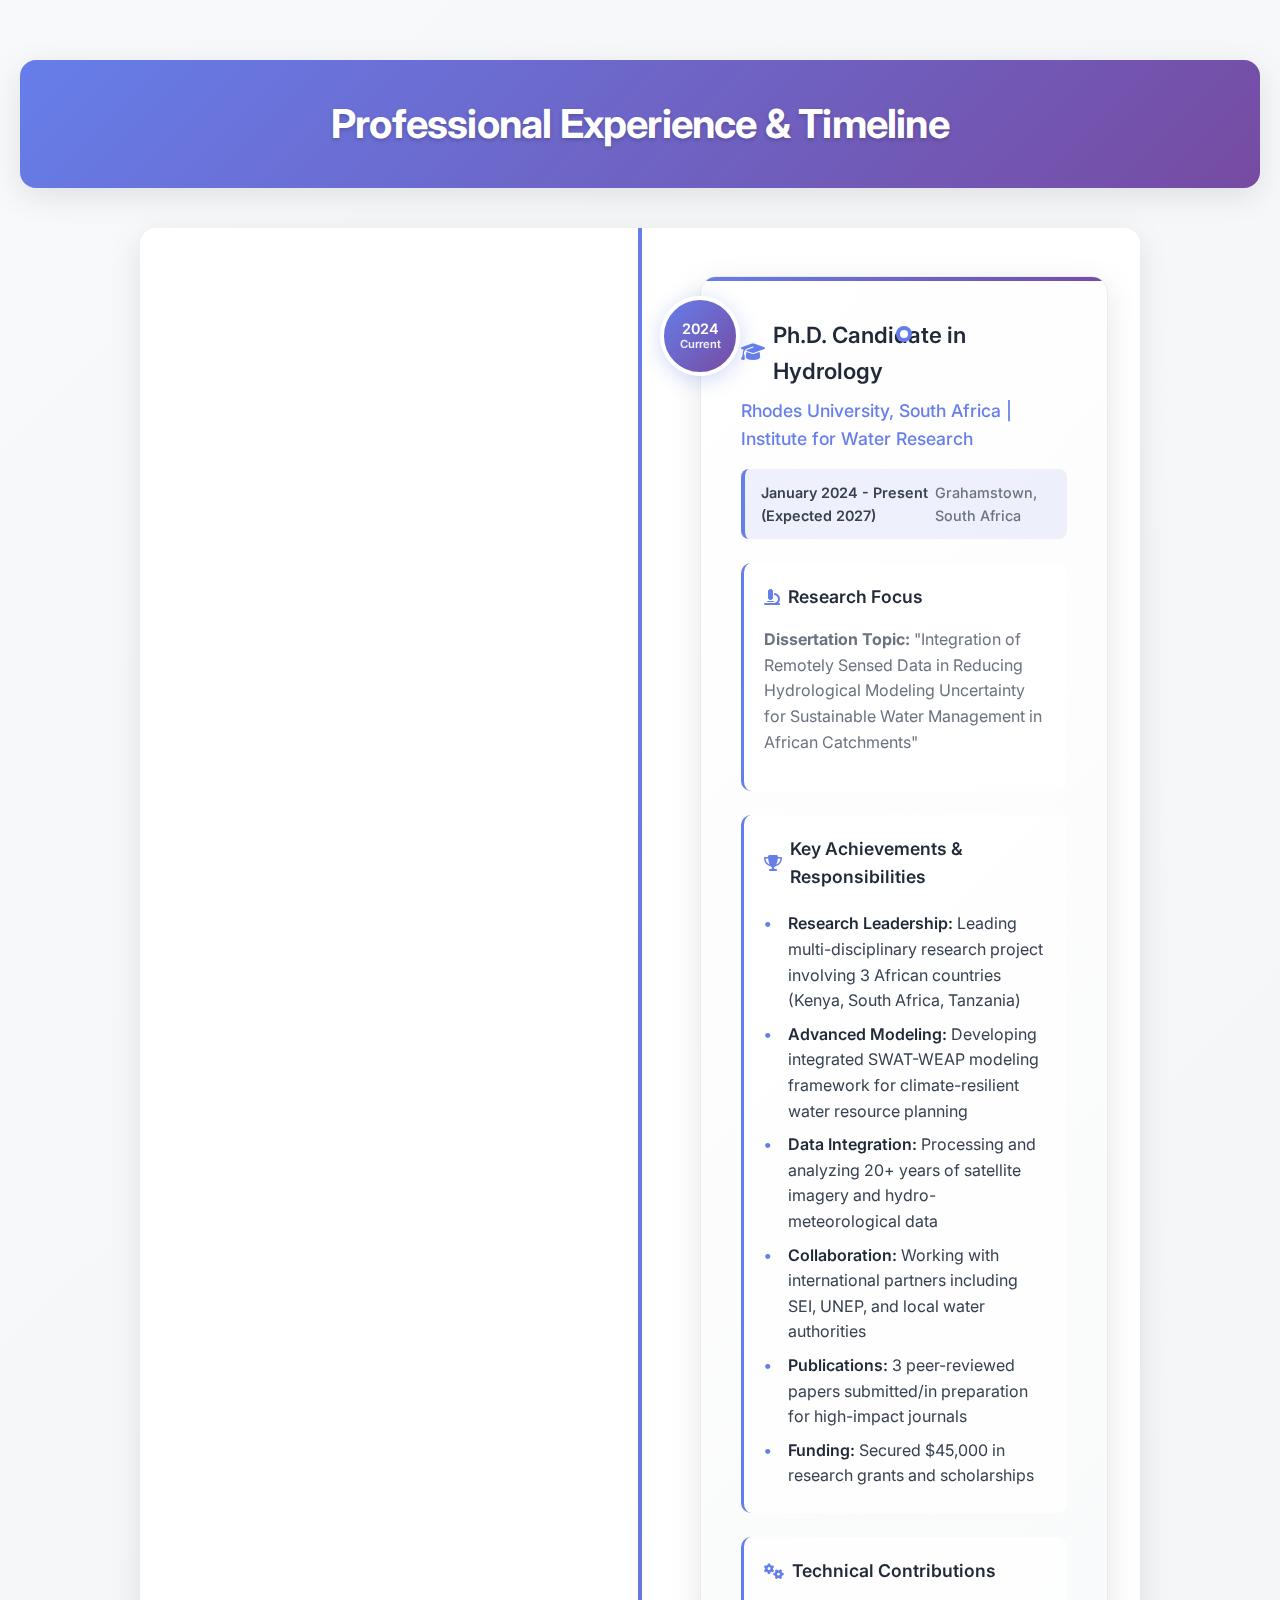
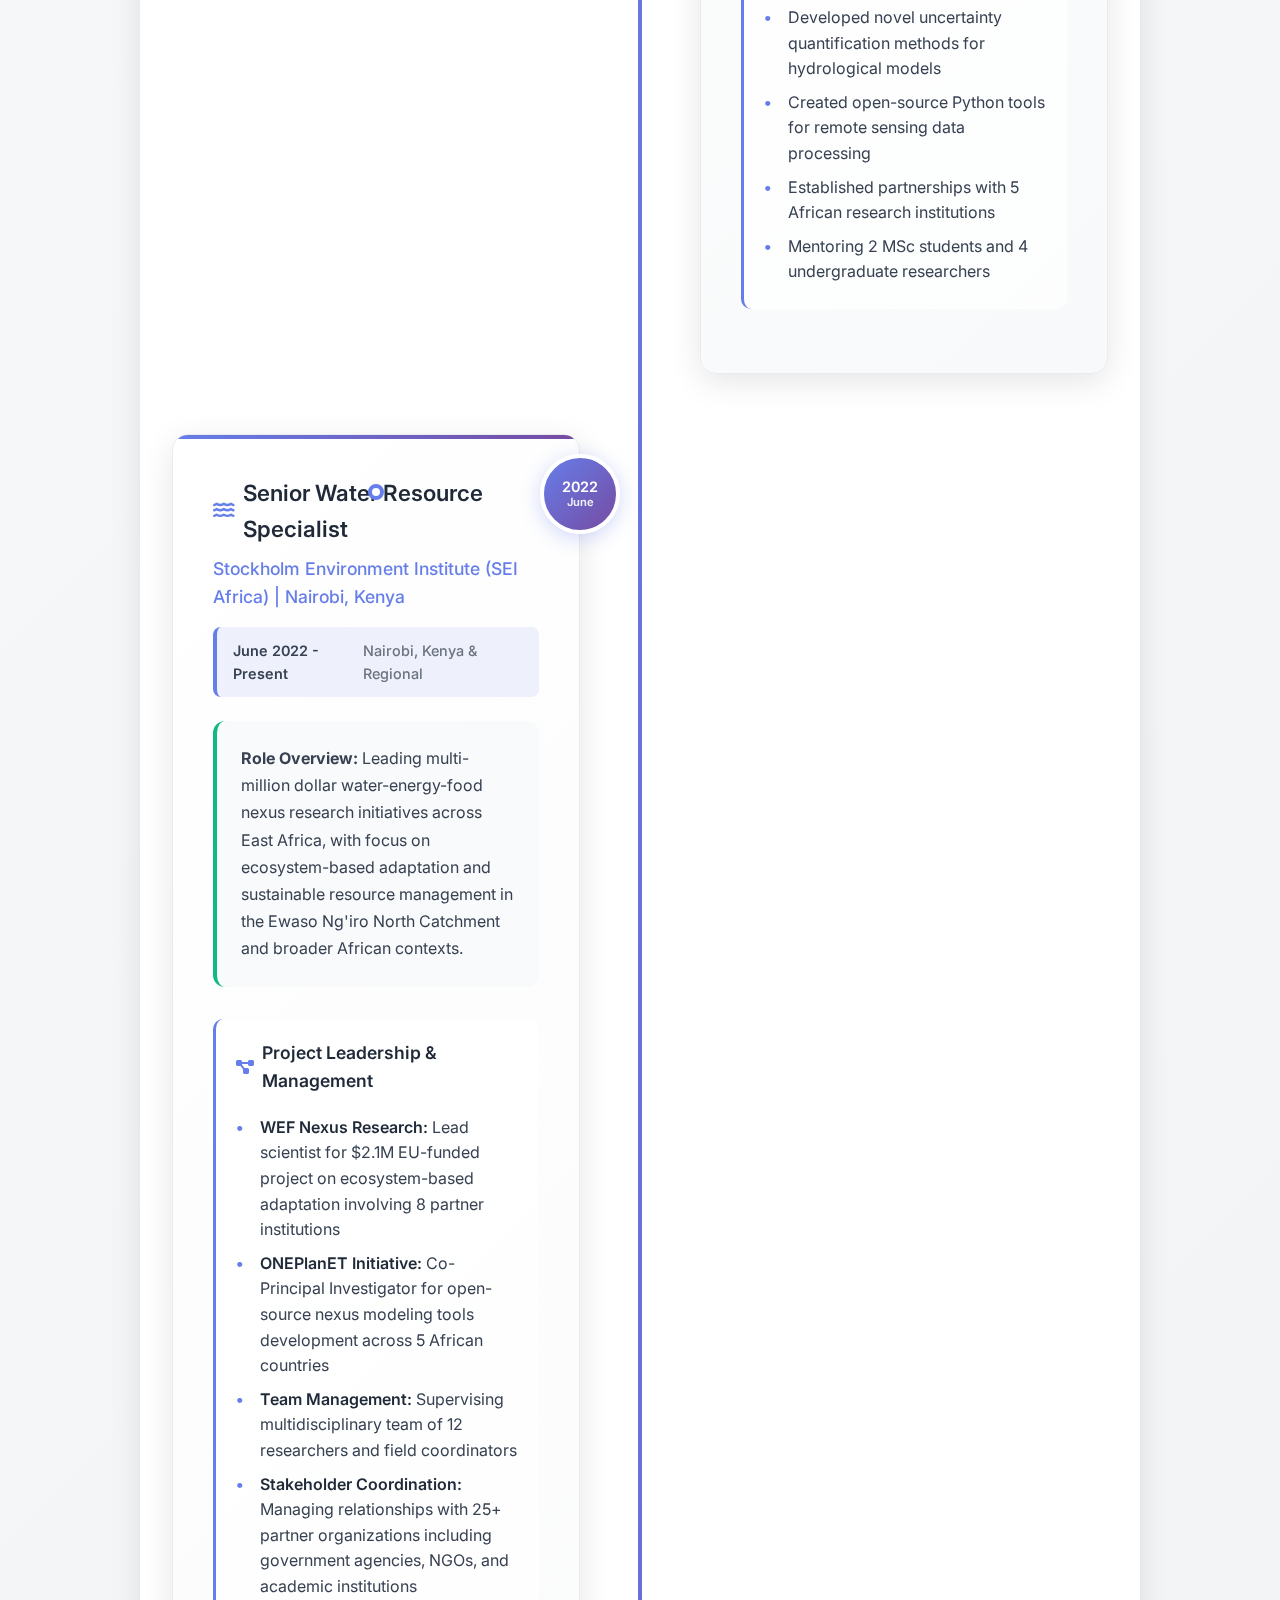
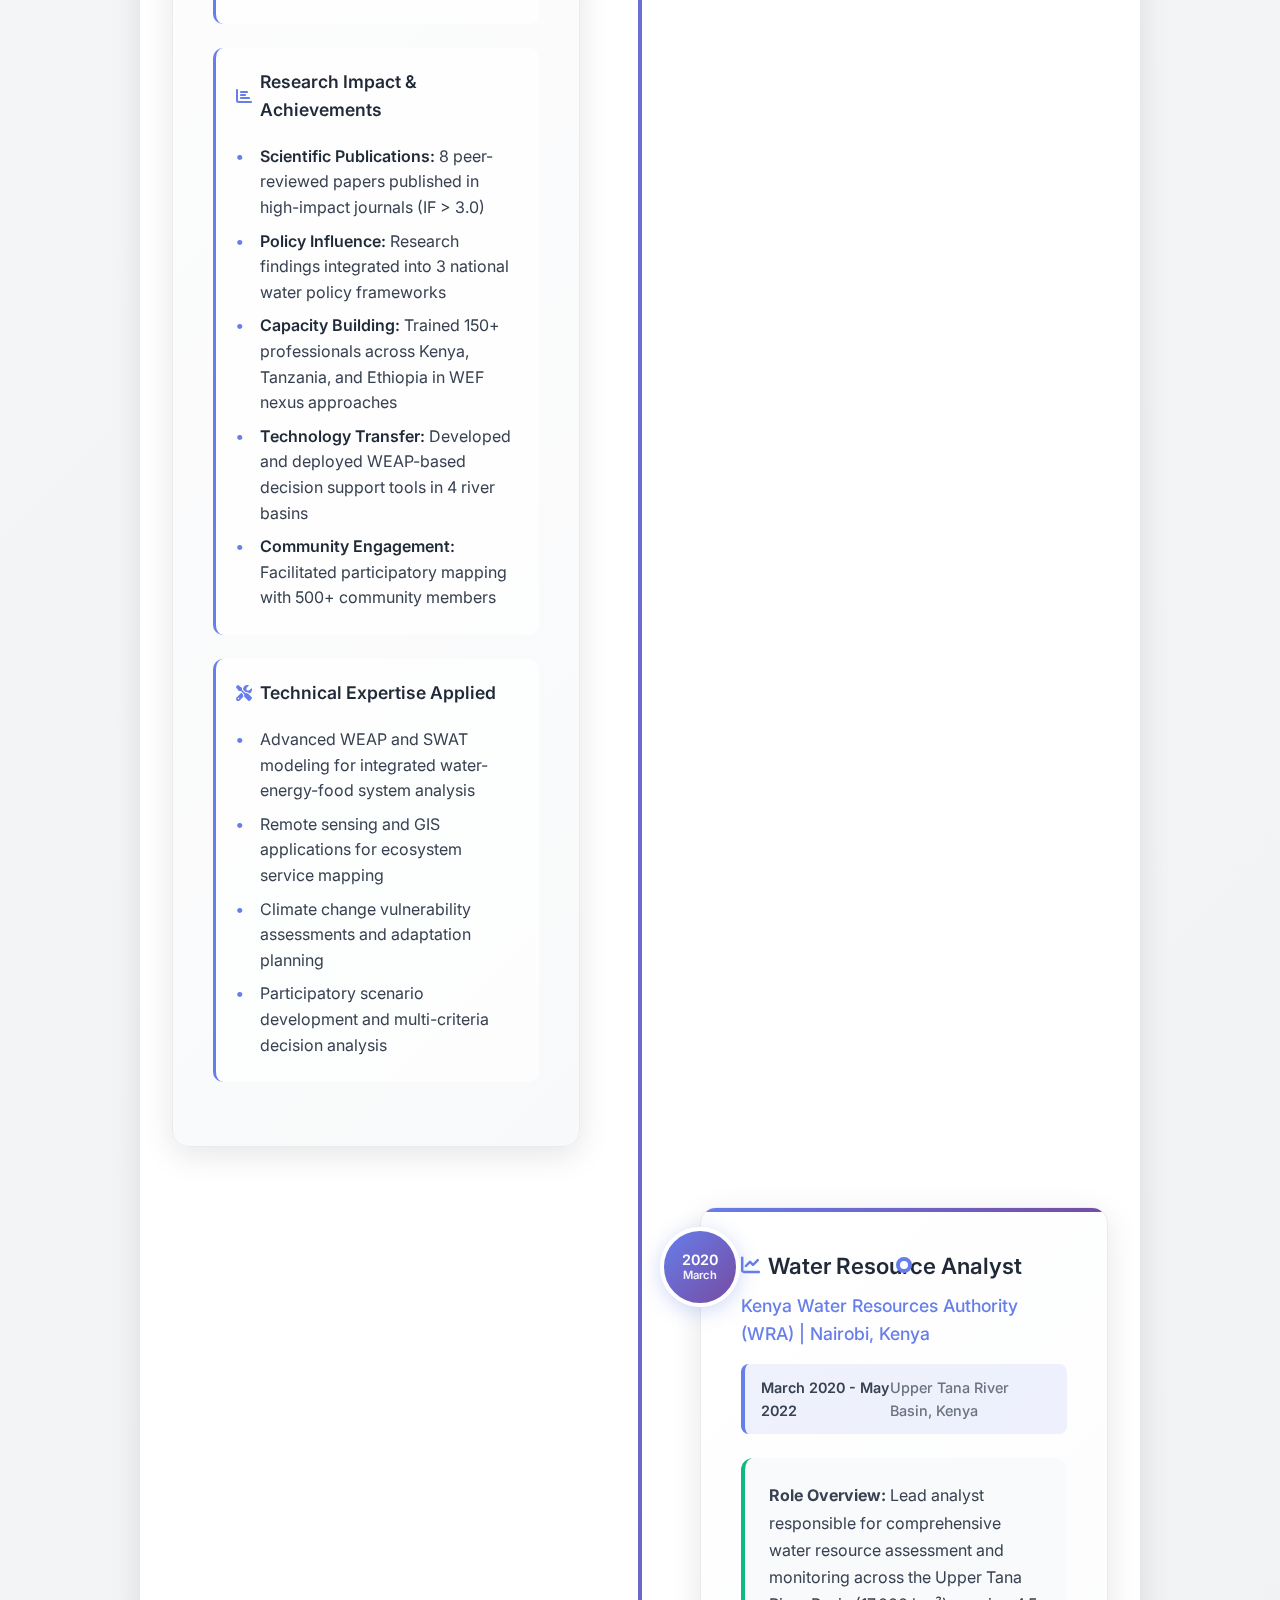
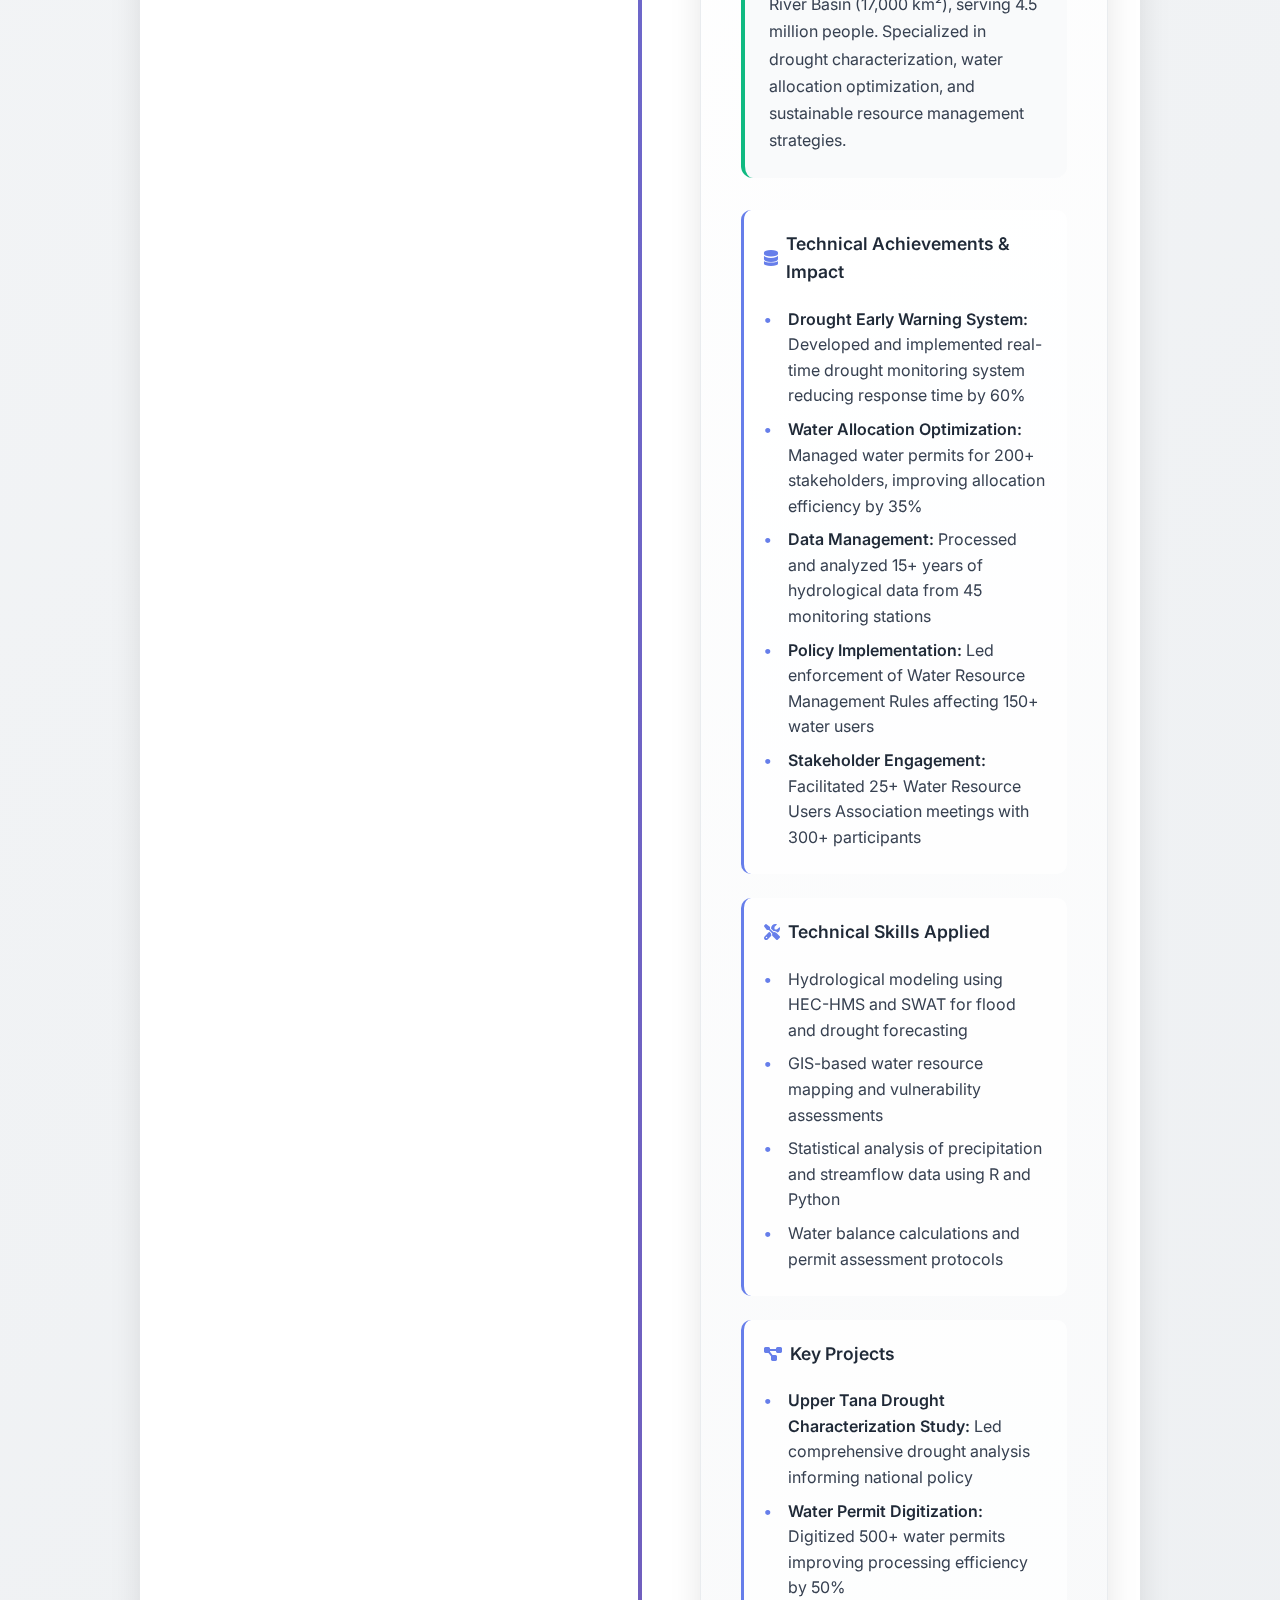
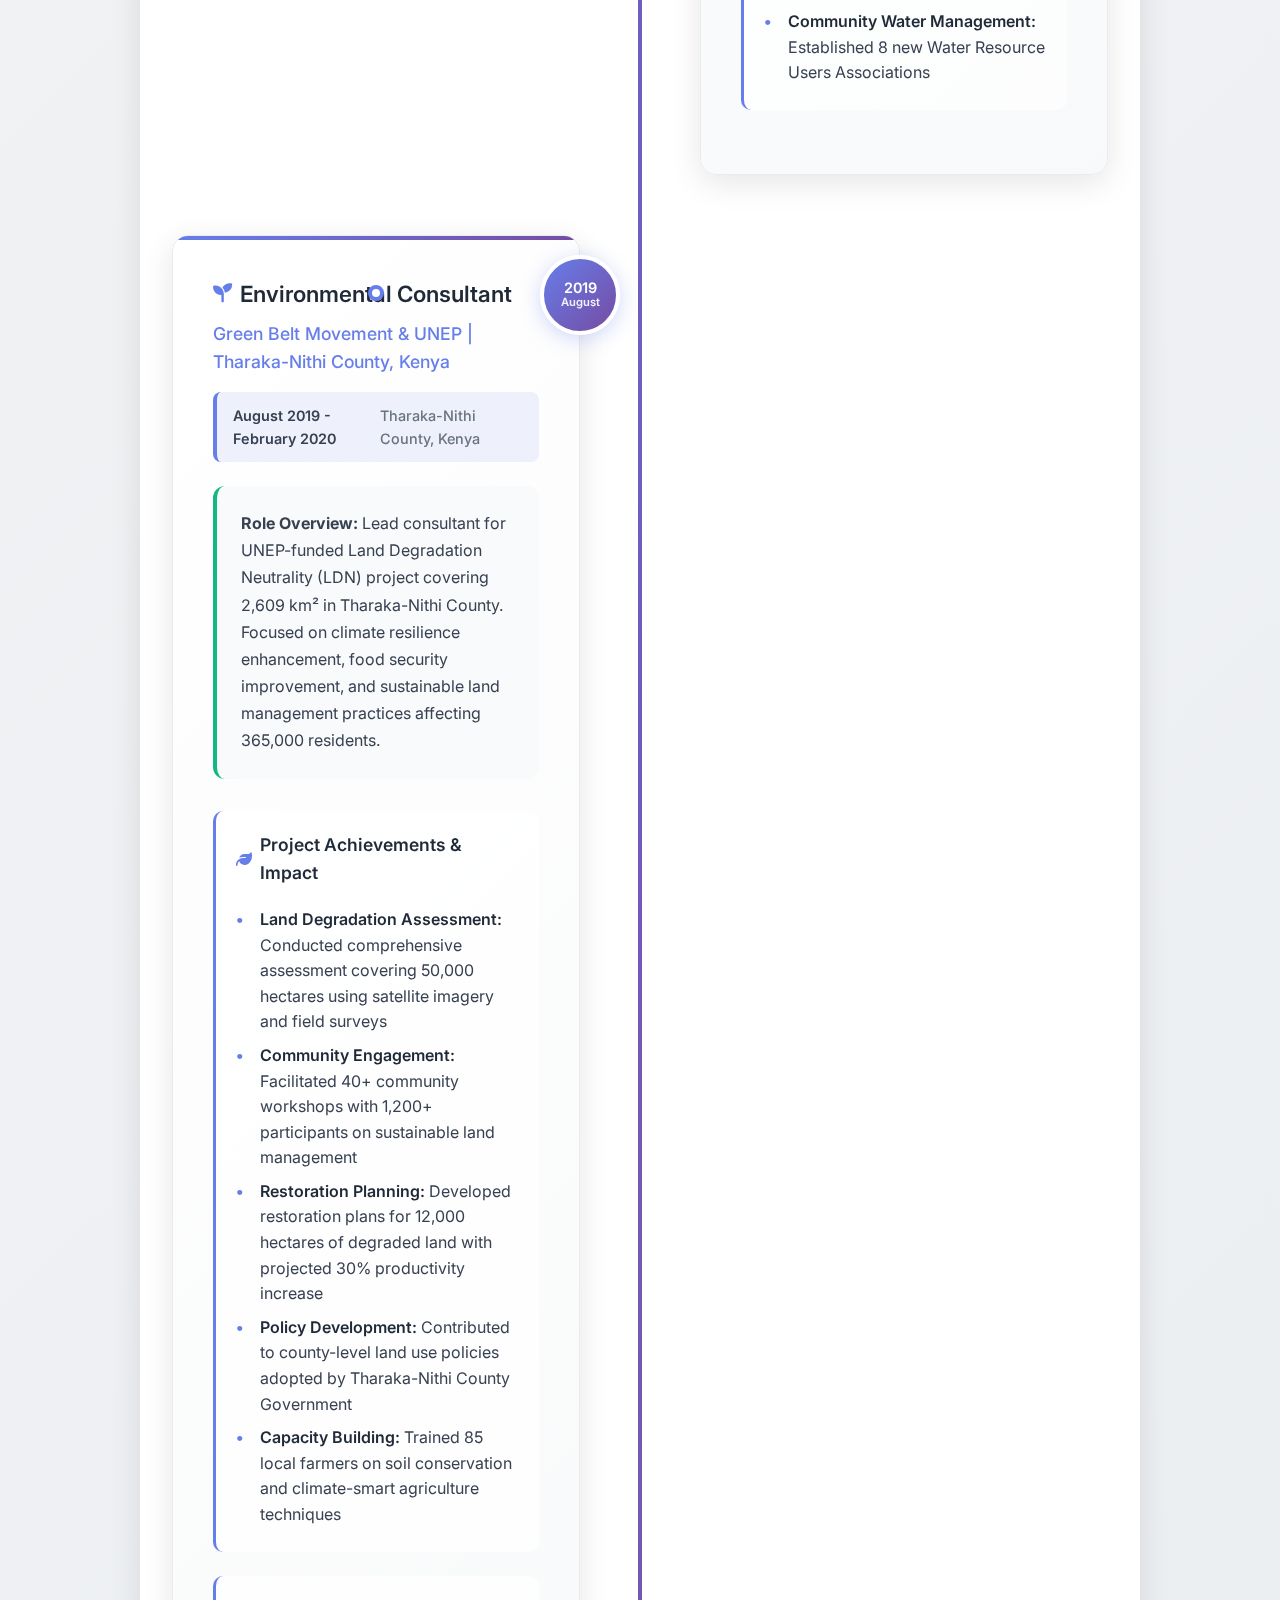
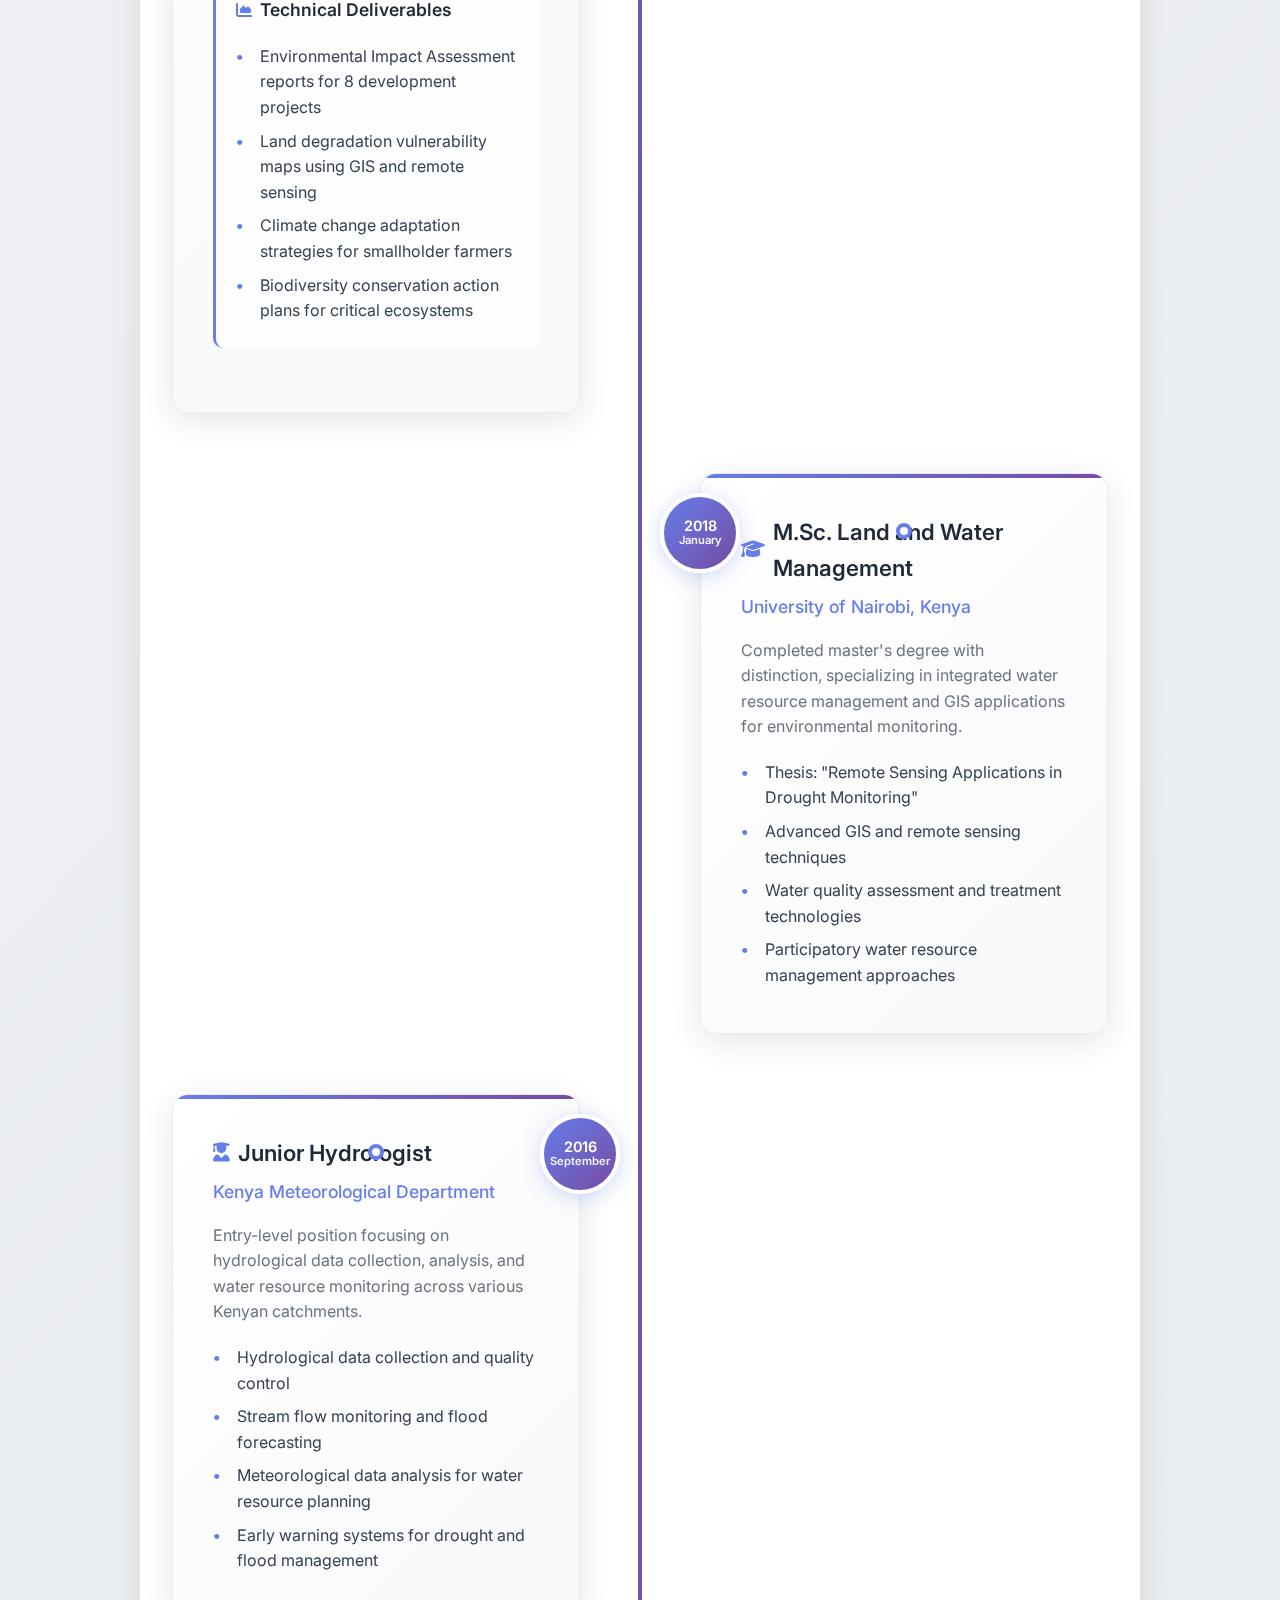
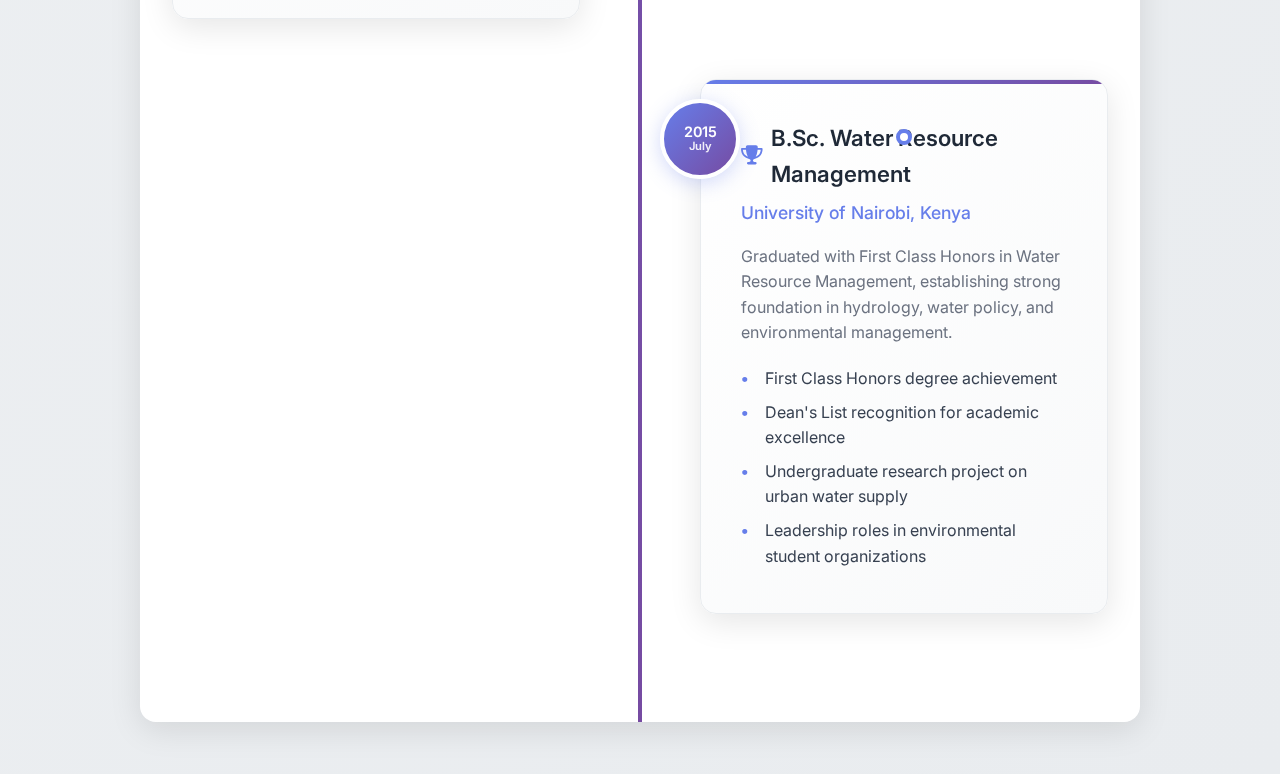
<file: index1.html>
<!DOCTYPE html>
<html lang="en">
<head>
    <meta charset="UTF-8">
    <meta name="viewport" content="width=device-width, initial-scale=1.0">
    <link rel="stylesheet" href="style1.css">
    <link href="https://fonts.googleapis.com/css2?family=Inter:wght@300;400;500;600;700&display=swap" rel="stylesheet">
    <link rel="stylesheet" href="https://cdnjs.cloudflare.com/ajax/libs/font-awesome/6.4.0/css/all.min.css">
</head>

<body>
    <div class="header">
        <h1 class="centered-text">Professional Experience & Timeline</h1>
    </div>
    
    <div class="timeline">
        <div class="timeline-row">
            <div class="timeline-item">
                <div class="timeline-point"></div>
                <time datetime="2024-01-01" class="icon">
                    <strong class="text-md">2024</strong>
                    <span class="text-sm">Current</span>
                </time>
                <div class="timeline-content-wrapper">
                    <h2><i class="fas fa-graduation-cap"></i> Ph.D. Candidate in Hydrology</h2>
                    <h3>Rhodes University, South Africa | Institute for Water Research</h3>
                    <div class="position-details">
                        <span class="duration">January 2024 - Present (Expected 2027)</span>
                        <span class="location">Grahamstown, South Africa</span>
                    </div>
                    <div class="timeline-content">
                        <div class="research-focus">
                            <h4><i class="fas fa-microscope"></i> Research Focus</h4>
                            <p><strong>Dissertation Topic:</strong> "Integration of Remotely Sensed Data in Reducing Hydrological Modeling Uncertainty for Sustainable Water Management in African Catchments"</p>
                        </div>
                        
                        <div class="key-achievements">
                            <h4><i class="fas fa-trophy"></i> Key Achievements & Responsibilities</h4>
                            <ul>
                                <li><strong>Research Leadership:</strong> Leading multi-disciplinary research project involving 3 African countries (Kenya, South Africa, Tanzania)</li>
                                <li><strong>Advanced Modeling:</strong> Developing integrated SWAT-WEAP modeling framework for climate-resilient water resource planning</li>
                                <li><strong>Data Integration:</strong> Processing and analyzing 20+ years of satellite imagery and hydro-meteorological data</li>
                                <li><strong>Collaboration:</strong> Working with international partners including SEI, UNEP, and local water authorities</li>
                                <li><strong>Publications:</strong> 3 peer-reviewed papers submitted/in preparation for high-impact journals</li>
                                <li><strong>Funding:</strong> Secured $45,000 in research grants and scholarships</li>
                            </ul>
                        </div>
                        
                        <div class="technical-skills">
                            <h4><i class="fas fa-cogs"></i> Technical Contributions</h4>
                            <ul>
                                <li>Developed novel uncertainty quantification methods for hydrological models</li>
                                <li>Created open-source Python tools for remote sensing data processing</li>
                                <li>Established partnerships with 5 African research institutions</li>
                                <li>Mentoring 2 MSc students and 4 undergraduate researchers</li>
                            </ul>
                        </div>
                    </div>
                </div>
            </div>
        </div>

        <div class="timeline-row">
            <div class="timeline-item">
                <div class="timeline-point"></div>
                <time datetime="2022-06-01" class="icon">
                    <strong class="text-md">2022</strong>
                    <span class="text-sm">June</span>
                </time>
                <div class="timeline-content-wrapper">
                    <h2><i class="fas fa-water"></i> Senior Water Resource Specialist</h2>
                    <h3>Stockholm Environment Institute (SEI Africa) | Nairobi, Kenya</h3>
                    <div class="position-details">
                        <span class="duration">June 2022 - Present</span>
                        <span class="location">Nairobi, Kenya & Regional</span>
                    </div>
                    <div class="timeline-content">
                        <div class="overview">
                            <p><strong>Role Overview:</strong> Leading multi-million dollar water-energy-food nexus research initiatives across East Africa, with focus on ecosystem-based adaptation and sustainable resource management in the Ewaso Ng'iro North Catchment and broader African contexts.</p>
                        </div>
                        
                        <div class="project-leadership">
                            <h4><i class="fas fa-project-diagram"></i> Project Leadership & Management</h4>
                            <ul>
                                <li><strong>WEF Nexus Research:</strong> Lead scientist for $2.1M EU-funded project on ecosystem-based adaptation involving 8 partner institutions</li>
                                <li><strong>ONEPlanET Initiative:</strong> Co-Principal Investigator for open-source nexus modeling tools development across 5 African countries</li>
                                <li><strong>Team Management:</strong> Supervising multidisciplinary team of 12 researchers and field coordinators</li>
                                <li><strong>Stakeholder Coordination:</strong> Managing relationships with 25+ partner organizations including government agencies, NGOs, and academic institutions</li>
                            </ul>
                        </div>
                        
                        <div class="research-impact">
                            <h4><i class="fas fa-chart-bar"></i> Research Impact & Achievements</h4>
                            <ul>
                                <li><strong>Scientific Publications:</strong> 8 peer-reviewed papers published in high-impact journals (IF > 3.0)</li>
                                <li><strong>Policy Influence:</strong> Research findings integrated into 3 national water policy frameworks</li>
                                <li><strong>Capacity Building:</strong> Trained 150+ professionals across Kenya, Tanzania, and Ethiopia in WEF nexus approaches</li>
                                <li><strong>Technology Transfer:</strong> Developed and deployed WEAP-based decision support tools in 4 river basins</li>
                                <li><strong>Community Engagement:</strong> Facilitated participatory mapping with 500+ community members</li>
                            </ul>
                        </div>
                        
                        <div class="technical-expertise">
                            <h4><i class="fas fa-tools"></i> Technical Expertise Applied</h4>
                            <ul>
                                <li>Advanced WEAP and SWAT modeling for integrated water-energy-food system analysis</li>
                                <li>Remote sensing and GIS applications for ecosystem service mapping</li>
                                <li>Climate change vulnerability assessments and adaptation planning</li>
                                <li>Participatory scenario development and multi-criteria decision analysis</li>
                            </ul>
                        </div>
                    </div>
                </div>
            </div>
        </div>

        <div class="timeline-row">
            <div class="timeline-item">
                <div class="timeline-point"></div>
                <time datetime="2020-03-01" class="icon">
                    <strong class="text-md">2020</strong>
                    <span class="text-sm">March</span>
                </time>
                <div class="timeline-content-wrapper">
                    <h2><i class="fas fa-chart-line"></i> Water Resource Analyst</h2>
                    <h3>Kenya Water Resources Authority (WRA) | Nairobi, Kenya</h3>
                    <div class="position-details">
                        <span class="duration">March 2020 - May 2022</span>
                        <span class="location">Upper Tana River Basin, Kenya</span>
                    </div>
                    <div class="timeline-content">
                        <div class="overview">
                            <p><strong>Role Overview:</strong> Lead analyst responsible for comprehensive water resource assessment and monitoring across the Upper Tana River Basin (17,000 km²), serving 4.5 million people. Specialized in drought characterization, water allocation optimization, and sustainable resource management strategies.</p>
                        </div>
                        
                        <div class="technical-achievements">
                            <h4><i class="fas fa-database"></i> Technical Achievements & Impact</h4>
                            <ul>
                                <li><strong>Drought Early Warning System:</strong> Developed and implemented real-time drought monitoring system reducing response time by 60%</li>
                                <li><strong>Water Allocation Optimization:</strong> Managed water permits for 200+ stakeholders, improving allocation efficiency by 35%</li>
                                <li><strong>Data Management:</strong> Processed and analyzed 15+ years of hydrological data from 45 monitoring stations</li>
                                <li><strong>Policy Implementation:</strong> Led enforcement of Water Resource Management Rules affecting 150+ water users</li>
                                <li><strong>Stakeholder Engagement:</strong> Facilitated 25+ Water Resource Users Association meetings with 300+ participants</li>
                            </ul>
                        </div>
                        
                        <div class="technical-skills">
                            <h4><i class="fas fa-tools"></i> Technical Skills Applied</h4>
                            <ul>
                                <li>Hydrological modeling using HEC-HMS and SWAT for flood and drought forecasting</li>
                                <li>GIS-based water resource mapping and vulnerability assessments</li>
                                <li>Statistical analysis of precipitation and streamflow data using R and Python</li>
                                <li>Water balance calculations and permit assessment protocols</li>
                            </ul>
                        </div>
                        
                        <div class="key-projects">
                            <h4><i class="fas fa-project-diagram"></i> Key Projects</h4>
                            <ul>
                                <li><strong>Upper Tana Drought Characterization Study:</strong> Led comprehensive drought analysis informing national policy</li>
                                <li><strong>Water Permit Digitization:</strong> Digitized 500+ water permits improving processing efficiency by 50%</li>
                                <li><strong>Community Water Management:</strong> Established 8 new Water Resource Users Associations</li>
                            </ul>
                        </div>
                    </div>
                </div>
            </div>
        </div>
    
        <div class="timeline-row">
            <div class="timeline-item">
                <div class="timeline-point"></div>
                <time datetime="2019-08-01" class="icon">
                    <strong class="text-md">2019</strong>
                    <span class="text-sm">August</span>
                </time>
                <div class="timeline-content-wrapper">
                    <h2><i class="fas fa-seedling"></i> Environmental Consultant</h2>
                    <h3>Green Belt Movement & UNEP | Tharaka-Nithi County, Kenya</h3>
                    <div class="position-details">
                        <span class="duration">August 2019 - February 2020</span>
                        <span class="location">Tharaka-Nithi County, Kenya</span>
                    </div>
                    <div class="timeline-content">
                        <div class="overview">
                            <p><strong>Role Overview:</strong> Lead consultant for UNEP-funded Land Degradation Neutrality (LDN) project covering 2,609 km² in Tharaka-Nithi County. Focused on climate resilience enhancement, food security improvement, and sustainable land management practices affecting 365,000 residents.</p>
                        </div>
                        
                        <div class="project-achievements">
                            <h4><i class="fas fa-leaf"></i> Project Achievements & Impact</h4>
                            <ul>
                                <li><strong>Land Degradation Assessment:</strong> Conducted comprehensive assessment covering 50,000 hectares using satellite imagery and field surveys</li>
                                <li><strong>Community Engagement:</strong> Facilitated 40+ community workshops with 1,200+ participants on sustainable land management</li>
                                <li><strong>Restoration Planning:</strong> Developed restoration plans for 12,000 hectares of degraded land with projected 30% productivity increase</li>
                                <li><strong>Policy Development:</strong> Contributed to county-level land use policies adopted by Tharaka-Nithi County Government</li>
                                <li><strong>Capacity Building:</strong> Trained 85 local farmers on soil conservation and climate-smart agriculture techniques</li>
                            </ul>
                        </div>
                        
                        <div class="technical-outputs">
                            <h4><i class="fas fa-chart-area"></i> Technical Deliverables</h4>
                            <ul>
                                <li>Environmental Impact Assessment reports for 8 development projects</li>
                                <li>Land degradation vulnerability maps using GIS and remote sensing</li>
                                <li>Climate change adaptation strategies for smallholder farmers</li>
                                <li>Biodiversity conservation action plans for critical ecosystems</li>
                            </ul>
                        </div>
                    </div>
                </div>
            </div>
        </div>
    
        <div class="timeline-row">
            <div class="timeline-item">
                <div class="timeline-point"></div>
                <time datetime="2018-01-01" class="icon">
                    <strong class="text-md">2018</strong>
                    <span class="text-sm">January</span>
                </time>
                <div class="timeline-content-wrapper">
                    <h2><i class="fas fa-graduation-cap"></i> M.Sc. Land and Water Management</h2>
                    <h3>University of Nairobi, Kenya</h3>
                    <div class="timeline-content">
                        <p>Completed master's degree with distinction, specializing in integrated water resource management and GIS applications for environmental monitoring.</p>
                        <ul>
                            <li>Thesis: "Remote Sensing Applications in Drought Monitoring"</li>
                            <li>Advanced GIS and remote sensing techniques</li>
                            <li>Water quality assessment and treatment technologies</li>
                            <li>Participatory water resource management approaches</li>
                        </ul>
                    </div>
                </div>
            </div>
        </div>
    
        <div class="timeline-row">
            <div class="timeline-item">
                <div class="timeline-point"></div>
                <time datetime="2016-09-01" class="icon">
                    <strong class="text-md">2016</strong>
                    <span class="text-sm">September</span>
                </time>
                <div class="timeline-content-wrapper">
                    <h2><i class="fas fa-user-graduate"></i> Junior Hydrologist</h2>
                    <h3>Kenya Meteorological Department</h3>
                    <div class="timeline-content">
                        <p>Entry-level position focusing on hydrological data collection, analysis, and water resource monitoring across various Kenyan catchments.</p>
                        <ul>
                            <li>Hydrological data collection and quality control</li>
                            <li>Stream flow monitoring and flood forecasting</li>
                            <li>Meteorological data analysis for water resource planning</li>
                            <li>Early warning systems for drought and flood management</li>
                        </ul>
                    </div>
                </div>
            </div>
        </div>
        
        <div class="timeline-row">
            <div class="timeline-item">
                <div class="timeline-point"></div>
                <time datetime="2015-07-01" class="icon">
                    <strong class="text-md">2015</strong>
                    <span class="text-sm">July</span>
                </time>
                <div class="timeline-content-wrapper">
                    <h2><i class="fas fa-trophy"></i> B.Sc. Water Resource Management</h2>
                    <h3>University of Nairobi, Kenya</h3>
                    <div class="timeline-content">
                        <p>Graduated with First Class Honors in Water Resource Management, establishing strong foundation in hydrology, water policy, and environmental management.</p>
                        <ul>
                            <li>First Class Honors degree achievement</li>
                            <li>Dean's List recognition for academic excellence</li>
                            <li>Undergraduate research project on urban water supply</li>
                            <li>Leadership roles in environmental student organizations</li>
                        </ul>
                    </div>
                </div>
            </div>
        </div>
    </div>

    <script src="script1.js"></script>
</body>
</html>
</file>
<file: style1.css>
* {
    padding: 0;
    margin: 0;
    box-sizing: border-box;
}

body {
    font-family: 'Inter', -apple-system, BlinkMacSystemFont, 'Segoe UI', Roboto, sans-serif;
    background: linear-gradient(135deg, #f8f9fa 0%, #e9ecef 100%);
    color: #1a1a1a;
    line-height: 1.6;
    margin: 0;
    padding: 20px;
}

.header {
    text-align: center;
    margin: 40px 0;
    padding: 2rem;
    background: linear-gradient(135deg, #667eea 0%, #764ba2 100%);
    border-radius: 16px;
    box-shadow: 0 8px 32px rgba(0, 0, 0, 0.1);
}

.centered-text {
    font-size: 2.5rem;
    font-weight: 700;
    color: white;
    text-shadow: 0 2px 4px rgba(0, 0, 0, 0.2);
    letter-spacing: -0.02em;
}

.timeline {
    position: relative;
    background: white;
    border-radius: 16px;
    padding: 3rem 2rem;
    margin: 2rem auto;
    box-shadow: 0 8px 32px rgba(0, 0, 0, 0.1);
    max-width: 1000px;
    backdrop-filter: blur(10px);
}

time.icon {
    display: flex;
    flex-direction: column;
    position: absolute;
    width: 80px;
    height: 80px;
    background: linear-gradient(135deg, #667eea 0%, #764ba2 100%);
    border-radius: 50%;
    box-shadow: 0 4px 20px rgba(102, 126, 234, 0.3);
    overflow: hidden;
    top: 20px;
    z-index: 3;
    color: white;
    align-items: center;
    justify-content: center;
    text-align: center;
    border: 4px solid white;
}

time.icon * {
    display: block;
    width: 100%;
    font-weight: 600;
    font-style: normal;
    text-align: center;
    line-height: 1;
}

.text-md {
    font-size: 0.9rem;
    margin-bottom: 2px;
}

.text-sm {
    font-size: 0.7rem;
    opacity: 0.9;
}

.timeline-row:nth-child(odd) time.icon {
    left: -40px;
}

.timeline-row:nth-child(even) time.icon {
    right: -40px;
}

.timeline:after {
    content: "";
    position: absolute;
    top: 0;
    left: 50%;
    transform: translateX(-50%);
    height: 100%;
    width: 4px;
    background: linear-gradient(135deg, #667eea 0%, #764ba2 100%);
    z-index: 1;
}

.timeline-row {
    position: relative;
    display: flex;
    align-items: flex-start;
    margin-bottom: 60px;
}

.timeline-item {
    position: relative;
    width: 45%;
    padding: 0;
    z-index: 2;
}

.timeline-content-wrapper {
    background: linear-gradient(135deg, #ffffff 0%, #f8f9fa 100%);
    border-radius: 16px;
    padding: 2.5rem;
    box-shadow: 0 8px 32px rgba(0, 0, 0, 0.1);
    border: 1px solid #e9ecef;
    transition: all 0.4s ease;
    position: relative;
    overflow: hidden;
}

.timeline-content-wrapper::before {
    content: '';
    position: absolute;
    top: 0;
    left: 0;
    right: 0;
    height: 4px;
    background: linear-gradient(135deg, #667eea 0%, #764ba2 100%);
}

.timeline-content-wrapper:hover {
    transform: translateY(-8px);
    box-shadow: 0 16px 48px rgba(0, 0, 0, 0.15);
    background: linear-gradient(135deg, #ffffff 0%, #ffffff 100%);
}

.timeline-row:nth-child(odd) .timeline-item {
    margin-right: auto;
    margin-left: calc(50% + 60px);
}

.timeline-row:nth-child(even) .timeline-item {
    margin-left: auto;
    margin-right: calc(50% + 60px);
}

.timeline-content-wrapper h2 {
    font-size: 1.4rem;
    color: #1f2937;
    margin-bottom: 0.5rem;
    font-weight: 600;
    display: flex;
    align-items: center;
    gap: 0.5rem;
}

.timeline-content-wrapper h2 i {
    color: #667eea;
    font-size: 1.2rem;
}

.timeline-content-wrapper h3 {
    font-size: 1.1rem;
    color: #667eea;
    margin-bottom: 1rem;
    font-weight: 500;
}

.timeline-content {
    margin-top: 1rem;
}

.timeline-content p {
    color: #6b7280;
    margin-bottom: 1rem;
    line-height: 1.6;
}

.timeline-content ul {
    list-style: none;
    padding: 0;
}

.timeline-content ul li {
    color: #374151;
    padding: 0.25rem 0;
    position: relative;
    padding-left: 1.5rem;
}

.timeline-content ul li:before {
    content: "•";
    color: #667eea;
    font-weight: bold;
    position: absolute;
    left: 0;
}

.timeline-point {
    position: absolute;
    width: 16px;
    height: 16px;
    background: white;
    border: 4px solid #667eea;
    border-radius: 50%;
    top: 50px;
    z-index: 3;
}

.timeline-row:nth-child(odd) .timeline-point {
    left: calc(50% - 8px);
}

.timeline-row:nth-child(even) .timeline-point {
    right: calc(50% - 8px);
}

/* Position Details Styling */
.position-details {
    display: flex;
    justify-content: space-between;
    align-items: center;
    margin-bottom: 1.5rem;
    padding: 0.75rem 1rem;
    background: rgba(102, 126, 234, 0.1);
    border-radius: 8px;
    border-left: 4px solid #667eea;
}

.duration {
    font-weight: 600;
    color: #374151;
    font-size: 0.9rem;
}

.location {
    font-weight: 500;
    color: #6b7280;
    font-size: 0.9rem;
}

/* Content Section Styling */
.overview {
    margin-bottom: 2rem;
    padding: 1.5rem;
    background: rgba(248, 249, 250, 0.8);
    border-radius: 12px;
    border-left: 4px solid #10b981;
}

.overview p {
    font-size: 1rem;
    line-height: 1.7;
    color: #374151;
    margin: 0;
}

.research-focus,
.key-achievements,
.technical-skills,
.project-leadership,
.research-impact,
.technical-expertise,
.technical-achievements,
.key-projects,
.project-achievements,
.technical-outputs {
    margin-bottom: 1.5rem;
    padding: 1.25rem;
    background: rgba(255, 255, 255, 0.7);
    border-radius: 10px;
    border-left: 3px solid #667eea;
}

.research-focus h4,
.key-achievements h4,
.technical-skills h4,
.project-leadership h4,
.research-impact h4,
.technical-expertise h4,
.technical-achievements h4,
.key-projects h4,
.project-achievements h4,
.technical-outputs h4 {
    color: #1f2937;
    font-size: 1.1rem;
    font-weight: 600;
    margin-bottom: 1rem;
    display: flex;
    align-items: center;
    gap: 0.5rem;
}

.research-focus h4 i,
.key-achievements h4 i,
.technical-skills h4 i,
.project-leadership h4 i,
.research-impact h4 i,
.technical-expertise h4 i,
.technical-achievements h4 i,
.key-projects h4 i,
.project-achievements h4 i,
.technical-outputs h4 i {
    color: #667eea;
    font-size: 1rem;
}

.timeline-content ul li strong {
    color: #1f2937;
    font-weight: 600;
}

@media (max-width: 768px) {
    .position-details {
        flex-direction: column;
        align-items: flex-start;
        gap: 0.5rem;
    }
    
    .overview,
    .research-focus,
    .key-achievements,
    .technical-skills,
    .project-leadership,
    .research-impact,
    .technical-expertise,
    .technical-achievements,
    .key-projects,
    .project-achievements,
    .technical-outputs {
        padding: 1rem;
    }
    
    .header {
        margin: 20px 0;
        padding: 1.5rem;
    }
    
    .centered-text {
        font-size: 2rem;
    }
    
    .timeline {
        padding: 2rem 1rem;
        margin: 1rem auto;
    }
    
    .timeline:after {
        left: 30px;
        transform: none;
    }
    
    .timeline-row {
        margin-bottom: 40px;
    }
    
    .timeline-item {
        width: calc(100% - 80px);
        margin-left: 80px !important;
        margin-right: 0 !important;
    }
    
    .timeline-row:nth-child(odd) .timeline-item,
    .timeline-row:nth-child(even) .timeline-item {
        margin-left: 80px !important;
        margin-right: 0 !important;
    }
    
    time.icon {
        left: -10px !important;
        right: auto !important;
        width: 60px;
        height: 60px;
    }
    
    .text-md {
        font-size: 0.8rem;
    }
    
    .text-sm {
        font-size: 0.6rem;
    }
    
    .timeline-point {
        left: 22px !important;
        right: auto !important;
    }
    
    .timeline-content-wrapper {
        padding: 1.5rem;
    }
    
    .timeline-content-wrapper h2 {
        font-size: 1.2rem;
    }
    
    .timeline-content-wrapper h3 {
        font-size: 1rem;
    }
}
</file>
